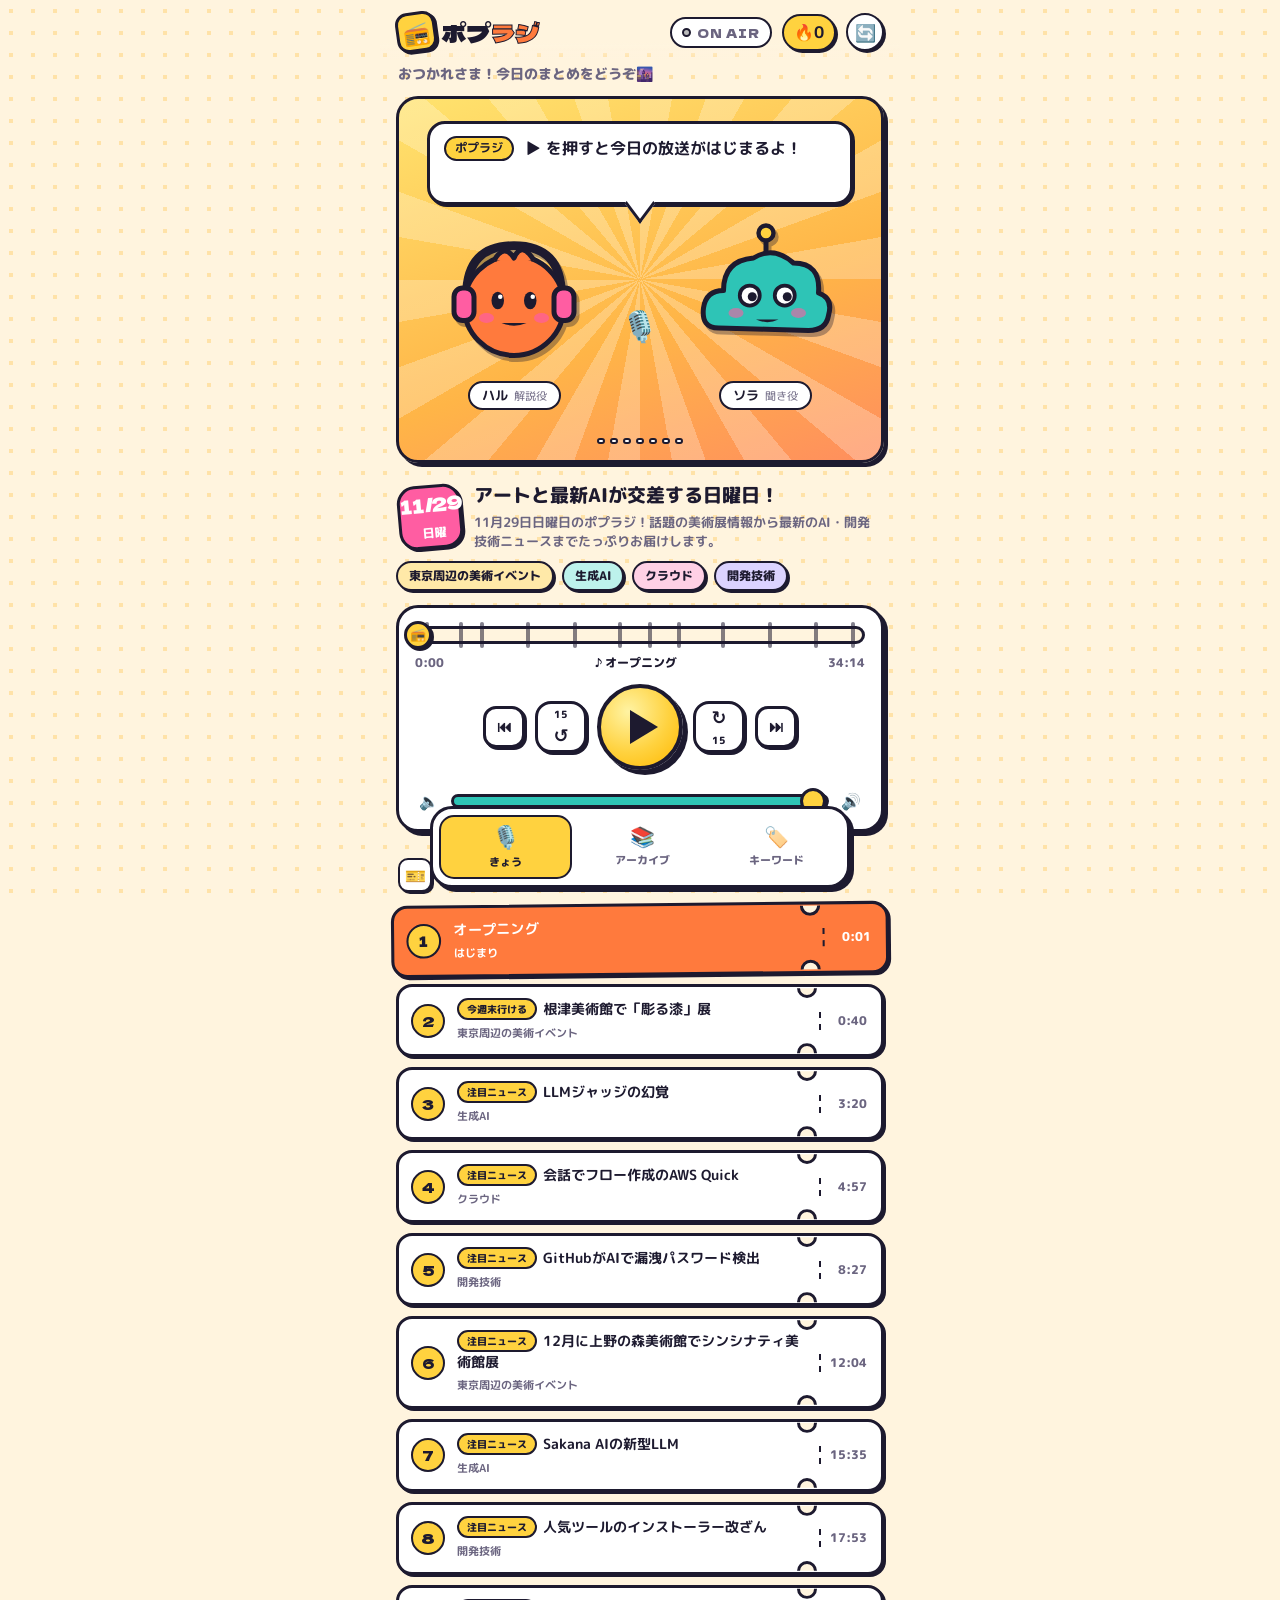
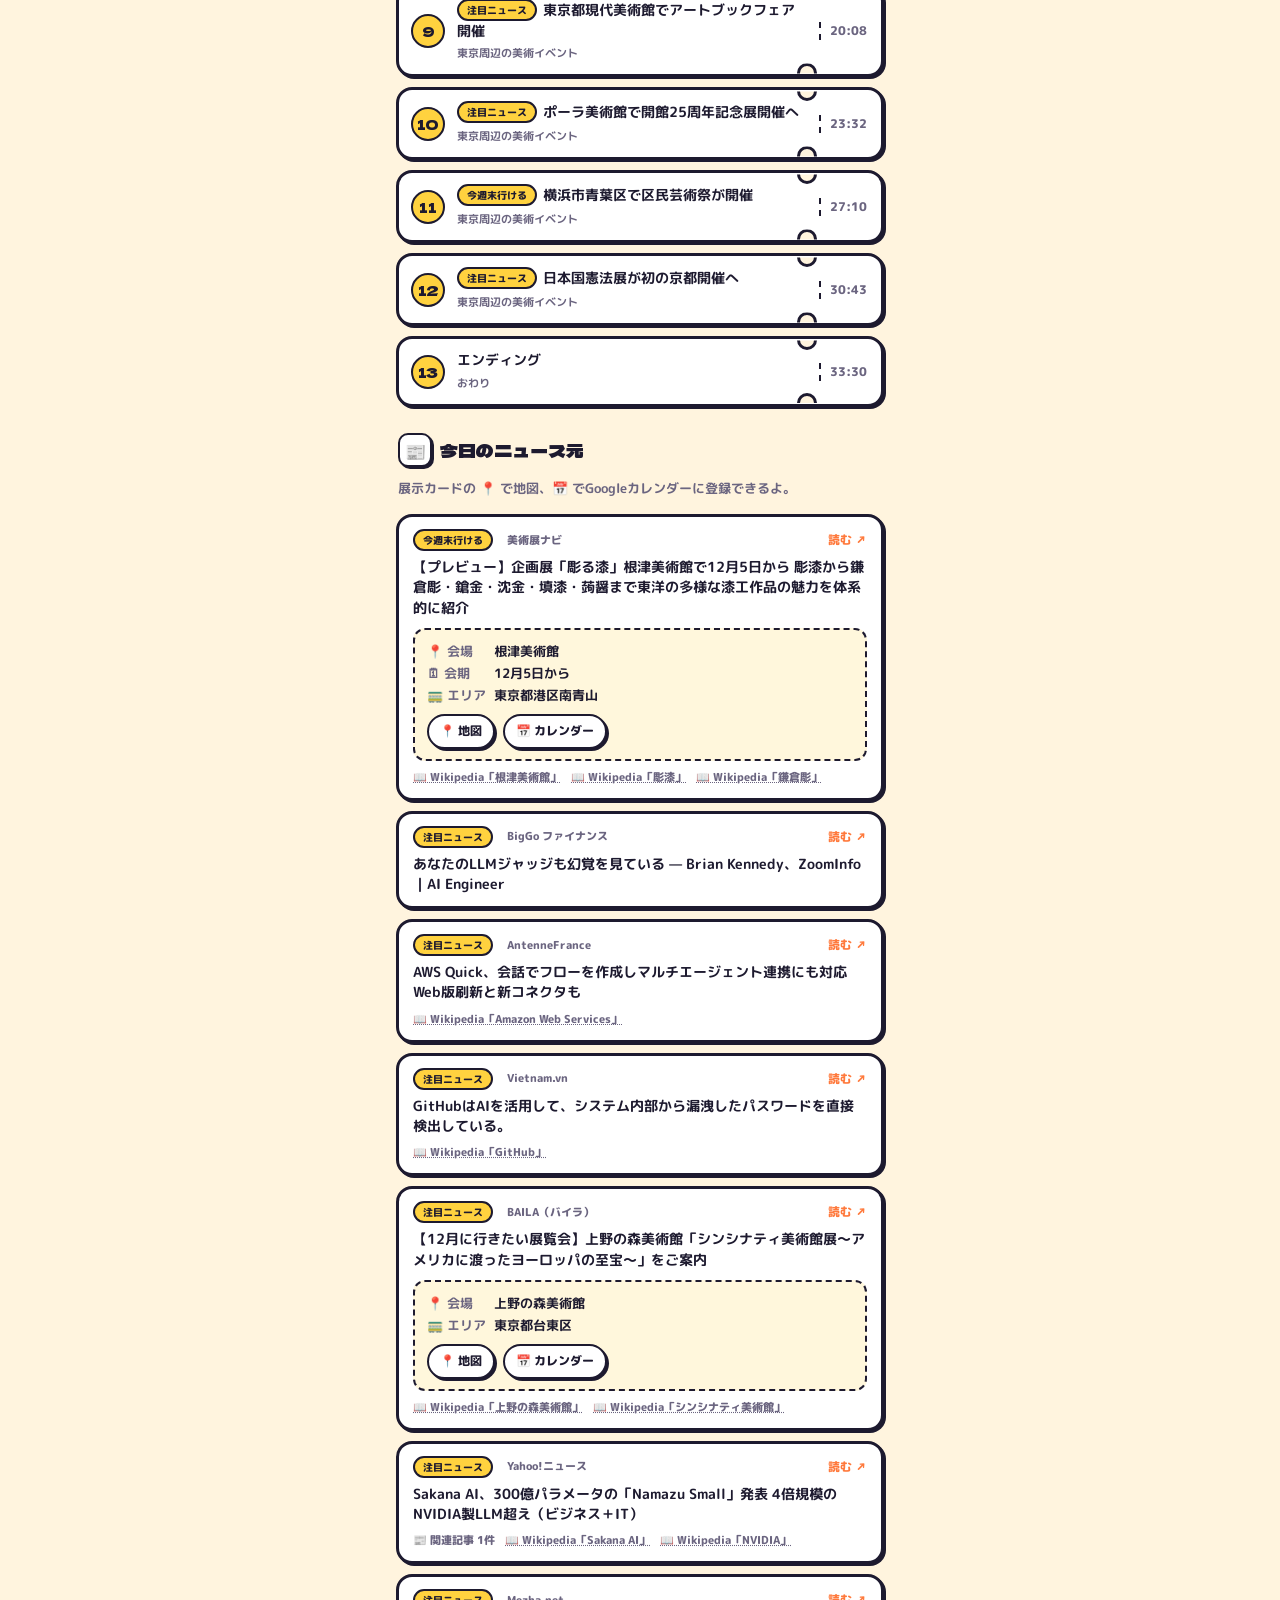
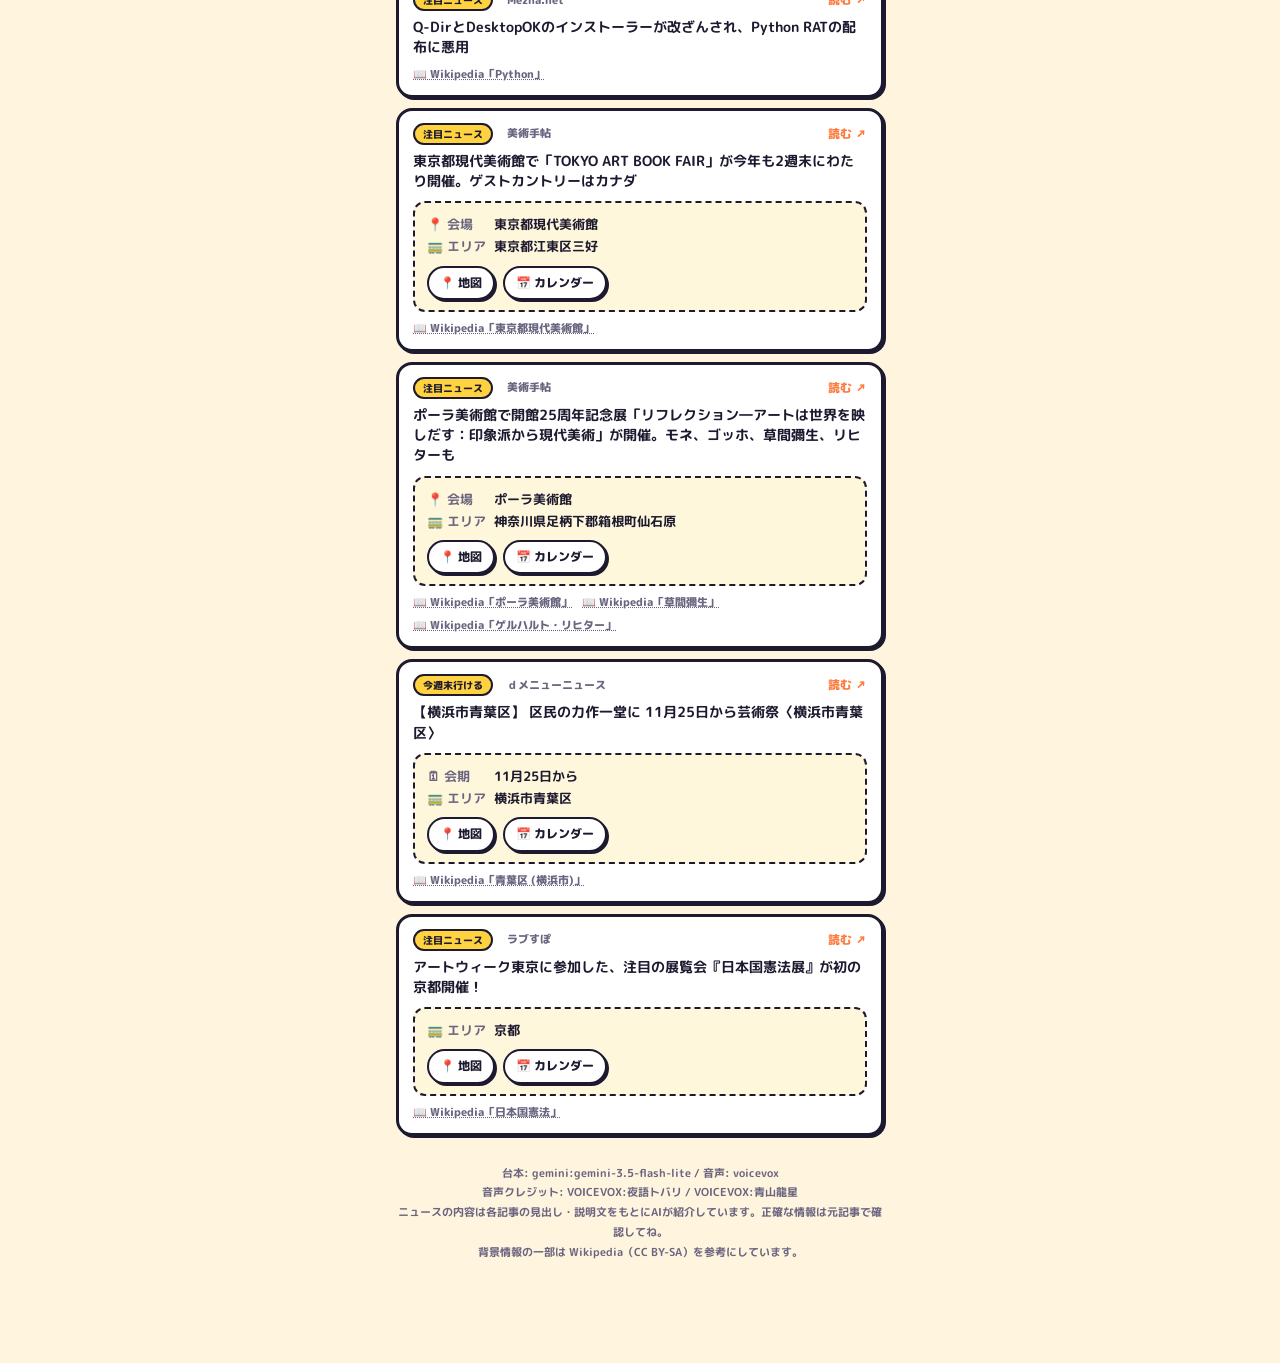
<file: index.html>
<!doctype html>
<html lang="ja">
<head>
<meta charset="utf-8">
<meta name="viewport" content="width=device-width, initial-scale=1, viewport-fit=cover">
<title>ポプラジ</title>
<meta name="description" content="毎朝のニュースを2人の掛け合いラジオでお届けする、自分専用ラジオ局">
<meta name="theme-color" content="#FFD23F">
<link rel="manifest" href="manifest.webmanifest">
<link rel="icon" href="icons/icon.svg" type="image/svg+xml">
<link rel="apple-touch-icon" href="icons/icon.svg">
<link rel="preconnect" href="https://fonts.googleapis.com">
<link rel="preconnect" href="https://fonts.gstatic.com" crossorigin>
<link href="https://fonts.googleapis.com/css2?family=Dela+Gothic+One&family=M+PLUS+Rounded+1c:wght@500;700;800&display=swap" rel="stylesheet">
<link rel="stylesheet" href="app.css">
</head>
<body>
<div class="bg-dots" aria-hidden="true"></div>

<header class="topbar">
  <div class="logo" aria-label="ポプラジ">
    <span class="logo-icon" aria-hidden="true">📻</span>
    <span class="logo-text">ポプ<b>ラジ</b></span>
  </div>
  <div class="onair" id="onair" aria-live="polite"><span class="onair-dot"></span>ON AIR</div>
  <div class="streak" id="streak" title="連続リスニング日数">🔥<b id="streakNum">0</b></div>
  <button class="refresh" id="btnRefresh" aria-label="今すぐ番組を更新">🔄</button>
</header>

<main id="app">
  <!-- ===== きょう ===== -->
  <section class="view" id="view-today" data-view="today">
    <p class="greeting" id="greeting"></p>
    <div class="card building hidden" id="building" role="status" aria-live="polite">
      <div class="building-row"><span class="spinner" aria-hidden="true">📻</span>
        <div><b id="buildingTitle">新しい番組を作っています…</b><small id="buildingSub">ニュース集め → 台本 → 音声。だいたい15分くらい</small></div></div>
      <div class="building-bar" id="buildingBar"><i id="buildingFill"></i></div>
      <div class="form-actions hidden" id="buildingAsk">
        <button class="pill" id="btnBuildCancel">やめる</button>
        <button class="pill primary" id="btnBuildGo">🔄 作り直す</button>
      </div>
    </div>

    <div class="stage card" id="stage">
      <div class="sunburst" aria-hidden="true"></div>
      <div class="bubble" id="bubble" role="status" aria-live="polite">
        <span class="bubble-name" id="bubbleName">ポプラジ</span>
        <span class="bubble-text" id="bubbleText">▶ を押すと今日の放送がはじまるよ！</span>
      </div>
      <div class="cast">
        <figure class="chara" id="chara-haru" data-speaker="haru">
          <svg viewBox="0 0 120 120" aria-hidden="true">
            <g class="body-g">
              <path class="phones" d="M22 58 Q22 18 60 18 Q98 18 98 58" fill="none" stroke="var(--ink)" stroke-width="7" stroke-linecap="round"/>
              <circle cx="60" cy="66" r="40" fill="var(--haru)" stroke="var(--ink)" stroke-width="4"/>
              <path d="M44 30 Q52 16 60 28 Q66 14 76 30" fill="var(--haru)" stroke="var(--ink)" stroke-width="4" stroke-linejoin="round"/>
              <rect x="12" y="52" width="16" height="26" rx="7" fill="var(--pink)" stroke="var(--ink)" stroke-width="4"/>
              <rect x="92" y="52" width="16" height="26" rx="7" fill="var(--pink)" stroke="var(--ink)" stroke-width="4"/>
              <g class="eyes"><ellipse cx="47" cy="62" rx="5" ry="7" fill="var(--ink)"/><ellipse cx="73" cy="62" rx="5" ry="7" fill="var(--ink)"/>
                <circle cx="49" cy="59" r="1.8" fill="#fff"/><circle cx="75" cy="59" r="1.8" fill="#fff"/></g>
              <ellipse cx="38" cy="76" rx="6" ry="4" fill="var(--pink)" opacity=".7"/><ellipse cx="82" cy="76" rx="6" ry="4" fill="var(--pink)" opacity=".7"/>
              <path class="mouth" d="M50 80 Q60 92 70 80 Z" fill="var(--ink)"/>
            </g>
          </svg>
          <figcaption><b>ハル</b><small>解説役</small></figcaption>
        </figure>
        <div class="mic" aria-hidden="true">🎙️</div>
        <figure class="chara" id="chara-sora" data-speaker="sora">
          <svg viewBox="0 0 120 120" aria-hidden="true">
            <g class="body-g">
              <line x1="60" y1="26" x2="60" y2="8" stroke="var(--ink)" stroke-width="4"/>
              <circle class="antenna" cx="60" cy="8" r="6" fill="var(--yellow)" stroke="var(--ink)" stroke-width="3.5"/>
              <path d="M22 84 Q8 84 10 68 Q12 54 26 54 Q26 30 50 28 Q66 18 82 32 Q104 32 102 56 Q114 60 110 74 Q108 86 94 86 Z"
                fill="var(--sora)" stroke="var(--ink)" stroke-width="4" stroke-linejoin="round"/>
              <g class="eyes"><circle cx="47" cy="58" r="8" fill="#fff" stroke="var(--ink)" stroke-width="3"/><circle cx="75" cy="58" r="8" fill="#fff" stroke="var(--ink)" stroke-width="3"/>
                <circle cx="49" cy="59" r="3.6" fill="var(--ink)"/><circle cx="77" cy="59" r="3.6" fill="var(--ink)"/></g>
              <ellipse cx="36" cy="72" rx="6" ry="4" fill="var(--pink)" opacity=".6"/><ellipse cx="86" cy="72" rx="6" ry="4" fill="var(--pink)" opacity=".6"/>
              <path class="mouth" d="M52 72 Q61 84 70 72 Z" fill="var(--ink)"/>
            </g>
          </svg>
          <figcaption><b>ソラ</b><small>聞き役</small></figcaption>
        </figure>
      </div>
      <div class="eq" id="eq" aria-hidden="true"><i></i><i></i><i></i><i></i><i></i><i></i><i></i></div>
    </div>

    <div class="ep-head">
      <div class="ep-date" id="epDate"><b>--/--</b><span>-</span></div>
      <div class="ep-meta">
        <h1 id="epTitle">読み込み中…</h1>
        <p id="epSummary"></p>
      </div>
    </div>
    <div class="chips" id="epTopics"></div>

    <div class="player card" id="player">
      <div class="progress" id="progress" role="slider" tabindex="0" aria-label="再生位置" aria-valuemin="0" aria-valuemax="100" aria-valuenow="0">
        <div class="progress-fill" id="progressFill"></div>
        <div class="progress-markers" id="markers"></div>
        <div class="progress-knob" id="progressKnob"></div>
      </div>
      <div class="times"><span id="tCur">0:00</span><span id="tChapter" class="t-chapter"></span><span id="tDur">0:00</span></div>
      <div class="controls">
        <button class="ctl small" id="btnPrev" aria-label="前のチャプター">⏮</button>
        <button class="ctl" id="btnBack" aria-label="15秒戻る"><span>15</span>↺</button>
        <button class="play" id="btnPlay" aria-label="再生"><span class="play-icon" id="playIcon"></span></button>
        <button class="ctl" id="btnFwd" aria-label="15秒進む">↻<span>15</span></button>
        <button class="ctl small" id="btnNext" aria-label="次のチャプター">⏭</button>
      </div>
      <div class="player-sub">
        <button class="pill hidden" id="btnResume">⏩ 続きから</button>
      </div>
      <div class="volume" id="volumeWrap">
        <span aria-hidden="true">🔈</span>
        <input type="range" id="volume" min="0" max="1" step="0.01" value="1" aria-label="音量">
        <span aria-hidden="true">🔊</span>
      </div>
      <p class="volume-note hidden" id="volumeNote">🔊 音量は本体のボタンで調整してね</p>
      <audio id="audio" preload="metadata"></audio>
    </div>

    <div class="transcript card hidden" id="transcript"></div>

    <h2 class="sec-title"><span>🎫</span>セットリスト</h2>
    <ol class="setlist" id="setlist"></ol>

    <h2 class="sec-title"><span>📰</span>今日のニュース元</h2>
    <p class="hint">展示カードの 📍 で地図、📅 でGoogleカレンダーに登録できるよ。</p>
    <div class="sources" id="sources"></div>

    <footer class="credits" id="credits"></footer>
  </section>

  <!-- ===== アーカイブ ===== -->
  <section class="view hidden" id="view-archive" data-view="archive">
    <h2 class="page-title">📚 アーカイブ</h2>
    <p class="hint">音声は直近30日分。それより前は台本だけ読めるよ。</p>
    <div class="archive" id="archive"></div>
  </section>

  <!-- ===== キーワード ===== -->
  <section class="view hidden" id="view-keywords" data-view="keywords">
    <h2 class="page-title">🏷️ キーワード</h2>
    <p class="hint" id="kwHint">毎朝このキーワードでニュースを集めて番組にしています。</p>
    <div class="card connect hidden" id="connectCard">
      <b>🔗 はじめに一度だけ GitHub と連携</b>
      <p>連携すると、ここでキーワードを編集したり、🔄 でいつでも番組を作り直せます。</p>
      <button class="pill primary" id="btnConnect">連携する</button>
    </div>
    <div class="topics" id="topics"></div>
    <button class="add-topic hidden" id="btnAddTopic">＋ トピックを追加</button>
    <div class="card add-topic-form hidden" id="addTopicForm">
      <b>新しいトピック</b>
      <input id="newTopicName" maxlength="30" placeholder="トピック名（例: 映画）" aria-label="トピック名">
      <input id="newTopicKw" maxlength="40" placeholder="最初のキーワード（例: 映画 公開）" aria-label="キーワード">
      <div class="form-actions"><button class="pill" id="btnTopicCancel">やめる</button><button class="pill primary" id="btnTopicDone">完了</button></div>
    </div>
  </section>
</main>

<div class="mini hidden" id="mini" role="region" aria-label="ミニプレーヤー">
  <button class="mini-play" id="miniPlay" aria-label="再生"><span class="play-icon"></span></button>
  <a class="mini-info" href="#/today"><b id="miniTitle"></b><small id="miniChapter"></small></a>
  <span class="mini-time" id="miniTime">0:00</span>
  <div class="mini-bar"><i id="miniFill"></i></div>
</div>

<nav class="tabbar" aria-label="メニュー">
  <a href="#/today" data-tab="today" class="active"><span>🎙️</span>きょう</a>
  <a href="#/archive" data-tab="archive"><span>📚</span>アーカイブ</a>
  <a href="#/keywords" data-tab="keywords"><span>🏷️</span>キーワード</a>
</nav>

<div class="sheet-bg hidden" id="sheet">
  <div class="sheet card" role="dialog" aria-modal="true" aria-labelledby="sheetTitle">
    <h3 id="sheetTitle">🔗 GitHub と連携（最初の1回だけ）</h3>
    <p class="sheet-status" id="ghStatus">未連携</p>
    <ol class="steps">
      <li><a id="tokenLink" href="https://github.com/settings/personal-access-tokens/new" target="_blank" rel="noopener noreferrer">GitHubのトークン作成ページ ↗</a> を開く</li>
      <li>「Repository access」で <b>Only select repositories</b> → <b id="repoName">popradi</b> を選ぶ</li>
      <li>「Permissions」で <b>Contents</b> と <b>Actions</b> を <b>Read and write</b> にする</li>
      <li>「Generate token」で出てきたトークンを下に貼り付ける</li>
    </ol>
    <input type="password" id="tokenInput" placeholder="github_pat_..." autocomplete="off" aria-label="GitHubトークン">
    <p class="hint small">トークンはこのスマホの中だけに保存され、GitHub以外には送られません。</p>
    <div class="form-actions">
      <button class="pill" id="btnSheetClose">閉じる</button>
      <button class="pill primary" id="btnTokenSave">保存</button>
    </div>
  </div>
</div>

<div class="toast" id="toast" role="status" aria-live="polite"></div>
<canvas id="confetti" aria-hidden="true"></canvas>

<script src="lib.js"></script>
<script src="app.js"></script>
</body>
</html>
</file>
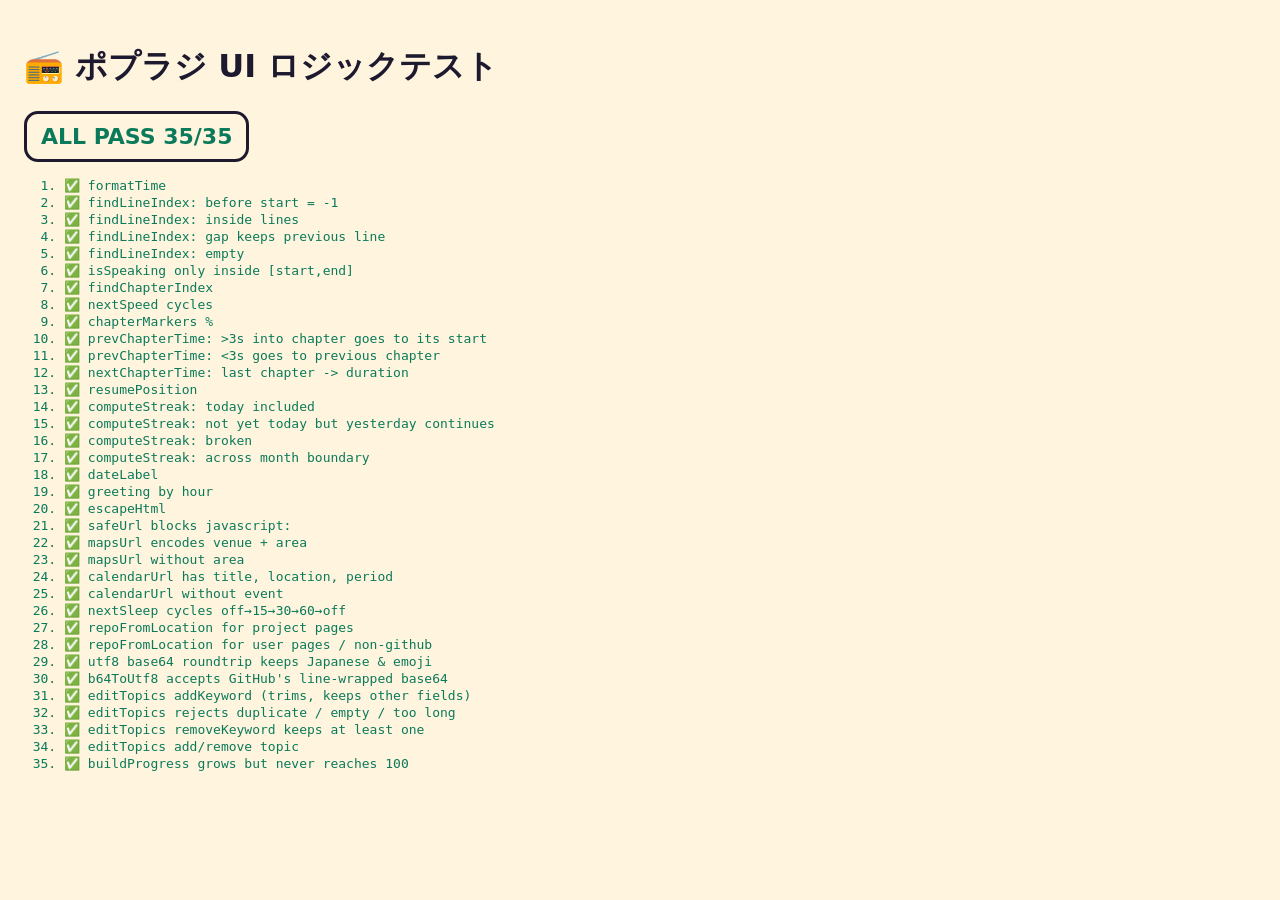
<file: tests.html>
<!doctype html>
<html lang="ja">
<head><meta charset="utf-8"><meta name="viewport" content="width=device-width, initial-scale=1"><title>ポプラジ UI tests</title>
<style>
body { font-family: system-ui, sans-serif; background: #FFF4DE; color: #1D1A2F; padding: 16px; }
#result { font-size: 22px; font-weight: 800; padding: 10px 14px; border: 3px solid #1D1A2F; border-radius: 14px; display: inline-block; }
.pass { color: #0a7a5a; } .fail { color: #c0143c; font-weight: 700; }
li { margin: 2px 0; font-family: ui-monospace, monospace; font-size: 13px; }
</style></head>
<body>
<h1>📻 ポプラジ UI ロジックテスト</h1>
<div id="result">running…</div>
<ol id="list"></ol>
<script src="lib.js"></script>
<script>
const L = window.PopLib, results = [];
function test(name, fn) { try { fn(); results.push([name, true]); } catch (e) { results.push([name, false, e.message]); } }
function eq(a, b, msg) { const A = JSON.stringify(a), B = JSON.stringify(b); if (A !== B) throw new Error((msg || "") + " expected " + B + " got " + A); }

const lines = [{ start: 1.0, end: 2.5 }, { start: 2.8, end: 4.0 }, { start: 4.3, end: 6.0 }];
const chapters = [{ start: 1.0, title: "op" }, { start: 2.8, title: "n1" }, { start: 4.3, title: "ed" }];

test("formatTime", () => { eq(L.formatTime(0), "0:00"); eq(L.formatTime(65.9), "1:05"); eq(L.formatTime(3725), "1:02:05"); eq(L.formatTime(NaN), "0:00"); eq(L.formatTime(-3), "0:00"); });
test("findLineIndex: before start = -1", () => eq(L.findLineIndex(lines, 0.5), -1));
test("findLineIndex: inside lines", () => { eq(L.findLineIndex(lines, 1.0), 0); eq(L.findLineIndex(lines, 3.0), 1); eq(L.findLineIndex(lines, 99), 2); });
test("findLineIndex: gap keeps previous line", () => eq(L.findLineIndex(lines, 2.6), 0));
test("findLineIndex: empty", () => eq(L.findLineIndex([], 3), -1));
test("isSpeaking only inside [start,end]", () => { eq(L.isSpeaking(lines, 0, 2.0), true); eq(L.isSpeaking(lines, 0, 2.6), false); eq(L.isSpeaking(lines, -1, 0), false); });
test("findChapterIndex", () => { eq(L.findChapterIndex(chapters, 0), 0); eq(L.findChapterIndex(chapters, 3), 1); eq(L.findChapterIndex(chapters, 4.29), 2); });
test("nextSpeed cycles", () => { eq(L.nextSpeed(1.0), 1.25); eq(L.nextSpeed(2.0), 0.8); eq(L.nextSpeed(1.1), 0.8); });
test("chapterMarkers %", () => { eq(L.chapterMarkers(chapters, 10).map((m) => Math.round(m.left * 1000) / 1000), [10, 28, 43]); eq(L.chapterMarkers(chapters, 0), []); });
test("prevChapterTime: >3s into chapter goes to its start", () => eq(L.prevChapterTime([{ start: 0 }, { start: 10 }], 15), 10));
test("prevChapterTime: <3s goes to previous chapter", () => eq(L.prevChapterTime([{ start: 0 }, { start: 10 }], 11), 0));
test("nextChapterTime: last chapter -> duration", () => { eq(L.nextChapterTime(chapters, 3, 7), 4.3); eq(L.nextChapterTime(chapters, 5, 7), 7); });
test("resumePosition", () => { eq(L.resumePosition(120, 600), 120); eq(L.resumePosition(3, 600), 0); eq(L.resumePosition(595, 600), 0); eq(L.resumePosition(null, 600), 0); });
test("computeStreak: today included", () => eq(L.computeStreak(["2026-11-06", "2026-11-07", "2026-11-08"], "2026-11-08"), 3));
test("computeStreak: not yet today but yesterday continues", () => eq(L.computeStreak(["2026-11-06", "2026-11-07"], "2026-11-08"), 2));
test("computeStreak: broken", () => eq(L.computeStreak(["2026-11-05", "2026-11-08"], "2026-11-08"), 1));
test("computeStreak: across month boundary", () => eq(L.computeStreak(["2026-10-31", "2026-11-01"], "2026-11-01"), 2));
test("dateLabel", () => eq(L.dateLabel("2026-11-08"), { md: "11/8", wd: "日", dow: 0 }));
test("greeting by hour", () => { eq(L.greeting(5).includes("おはよう"), true); eq(L.greeting(20).includes("おつかれ"), true); });
test("escapeHtml", () => eq(L.escapeHtml('<img src=x onerror="a">&'), "&lt;img src=x onerror=&quot;a&quot;&gt;&amp;"));
test("safeUrl blocks javascript:", () => { eq(L.safeUrl("javascript:alert(1)"), "#"); eq(L.safeUrl("https://example.com/a"), "https://example.com/a"); eq(L.safeUrl("not a url"), "#"); });

test("mapsUrl encodes venue + area", () => eq(L.mapsUrl("ちひろ美術館・東京", "練馬区"), "https://www.google.com/maps/search/?api=1&query=" + encodeURIComponent("ちひろ美術館・東京 練馬区")));
test("mapsUrl without area", () => eq(L.mapsUrl("森美術館", undefined).endsWith(encodeURIComponent("森美術館")), true));
test("calendarUrl has title, location, period", () => {
  const u = new URL(L.calendarUrl("長新太展", { venue: "ちひろ美術館", period: "1月31日まで" }, "https://example.com/a"));
  eq(u.hostname, "calendar.google.com"); eq(u.searchParams.get("action"), "TEMPLATE"); eq(u.searchParams.get("text"), "長新太展");
  eq(u.searchParams.get("location"), "ちひろ美術館"); eq(u.searchParams.get("details"), "会期: 1月31日まで\nhttps://example.com/a");
});
test("calendarUrl without event", () => eq(new URL(L.calendarUrl("t", null, "")).searchParams.has("location"), false));
test("nextSleep cycles off→15→30→60→off", () => { eq(L.nextSleep(0), 15); eq(L.nextSleep(15), 30); eq(L.nextSleep(60), 0); eq(L.nextSleep(7), 0); });

test("repoFromLocation for project pages", () => eq(L.repoFromLocation("nita06290.github.io", "/popradi/"), { owner: "nita06290", repo: "popradi" }));
test("repoFromLocation for user pages / non-github", () => { eq(L.repoFromLocation("me.github.io", "/"), { owner: "me", repo: "me.github.io" }); eq(L.repoFromLocation("localhost", "/"), null); });
test("utf8 base64 roundtrip keeps Japanese & emoji", () => { const s = '{"name":"東京周辺の美術イベント","emoji":"🎨"}\n'; eq(L.b64ToUtf8(L.utf8ToB64(s)), s); });
test("b64ToUtf8 accepts GitHub's line-wrapped base64", () => { const b = L.utf8ToB64("こんにちは、ポプラジ！".repeat(10)); eq(L.b64ToUtf8(b.replace(/(.{60})/g, "$1\n")), "こんにちは、ポプラジ！".repeat(10)); });
const CFG = { lookback_hours: 36, topics: [{ name: "美術", emoji: "🎨", keywords: ["美術展 東京", "展覧会 東京"], region_any: ["東京"], max: 3 }, { name: "AI", emoji: "🤖", keywords: ["生成AI"], max: 1 }] };
test("editTopics addKeyword (trims, keeps other fields)", () => {
  const c = L.editTopics(CFG, { type: "addKeyword", topic: "美術", keyword: "  写真展   東京 " });
  eq(c.topics[0].keywords, ["美術展 東京", "展覧会 東京", "写真展 東京"]); eq(c.topics[0].region_any, ["東京"]); eq(c.lookback_hours, 36);
  eq(CFG.topics[0].keywords.length, 2, "original untouched");
});
test("editTopics rejects duplicate / empty / too long", () => {
  const err = (op) => { try { L.editTopics(CFG, op); return "no error"; } catch (e) { return e.message; } };
  eq(err({ type: "addKeyword", topic: "美術", keyword: "美術展 東京" }), "もう入ってるよ");
  eq(err({ type: "addKeyword", topic: "美術", keyword: "   " }), "空っぽだよ");
  eq(err({ type: "addKeyword", topic: "美術", keyword: "あ".repeat(41) }), "40文字までにしてね");
});
test("editTopics removeKeyword keeps at least one", () => {
  eq(L.editTopics(CFG, { type: "removeKeyword", topic: "美術", keyword: "展覧会 東京" }).topics[0].keywords, ["美術展 東京"]);
  let msg = ""; try { L.editTopics(CFG, { type: "removeKeyword", topic: "AI", keyword: "生成AI" }); } catch (e) { msg = e.message; }
  eq(msg.startsWith("最後のキーワード"), true);
});
test("editTopics add/remove topic", () => {
  const c = L.editTopics(CFG, { type: "addTopic", name: "映画", emoji: "🎬", keyword: "映画 公開" });
  eq(c.topics[2], { name: "映画", emoji: "🎬", keywords: ["映画 公開"], max: 1 });
  eq(L.editTopics(c, { type: "removeTopic", topic: "AI" }).topics.map((t) => t.name), ["美術", "映画"]);
  let msg = ""; try { L.editTopics(c, { type: "addTopic", name: "AI", keyword: "x" }); } catch (e) { msg = e.message; } eq(msg, "同じ名前のトピックがあるよ");
});
test("buildProgress grows but never reaches 100", () => { eq(L.buildProgress(0, 900), 3); eq(L.buildProgress(450, 900) > 50, true); eq(L.buildProgress(99999, 900), 95); });

const pass = results.filter((r) => r[1]).length;
document.getElementById("list").innerHTML = results.map((r) => '<li class="' + (r[1] ? "pass" : "fail") + '">' + (r[1] ? "✅ " : "❌ ") + L.escapeHtml(r[0]) + (r[2] ? " — " + L.escapeHtml(r[2]) : "") + "</li>").join("");
const res = document.getElementById("result");
res.textContent = (pass === results.length ? "ALL PASS " : "FAILED ") + pass + "/" + results.length;
res.className = pass === results.length ? "pass" : "fail";
window.__testResult = { pass, total: results.length, failures: results.filter((r) => !r[1]) };
</script>
</body>
</html>
</file>
<file: app.css>
:root {
  --bg: #FFF4DE;
  --bg-dot: #FFE2A8;
  --card: #FFFFFF;
  --ink: #1D1A2F;
  --text: #1D1A2F;
  --muted: #6B6580;
  --haru: #FF7A3D;
  --sora: #2EC4B6;
  --yellow: #FFD23F;
  --pink: #FF5DA2;
  --purple: #7B5CFF;
  --blue: #3A86FF;
  --line: #1D1A2F;
  --shadow: 4px 4px 0 var(--line);
  --shadow-sm: 2px 2px 0 var(--line);
  --radius: 22px;
  --font: "M PLUS Rounded 1c", "Hiragino Maru Gothic ProN", "Yu Gothic UI", "Meiryo", system-ui, sans-serif;
  --font-pop: "Dela Gothic One", "M PLUS Rounded 1c", "Hiragino Sans", "Yu Gothic UI", sans-serif;
  color-scheme: light;
}
@media (prefers-color-scheme: dark) {
  :root {
    --bg: #1A1733; --bg-dot: #26224A; --card: #2B2754; --text: #FFF7E8; --muted: #B9B2D6;
    --line: #F3E9FF; --shadow: 4px 4px 0 #07051A; --shadow-sm: 2px 2px 0 #07051A;
    color-scheme: dark;
  }
}

* { box-sizing: border-box; -webkit-tap-highlight-color: transparent; }
html, body { margin: 0; }
body {
  font-family: var(--font);
  background: var(--bg);
  color: var(--text);
  min-height: 100dvh;
  padding: env(safe-area-inset-top, 0) 0 calc(92px + env(safe-area-inset-bottom, 0));
  overflow-x: hidden;
}
.bg-dots {
  position: fixed; inset: 0; z-index: -1; pointer-events: none;
  background-image: radial-gradient(var(--bg-dot) 2.2px, transparent 2.4px);
  background-size: 22px 22px;
}
button { font: inherit; color: inherit; cursor: pointer; }
a { color: inherit; }
.hidden { display: none !important; }
.card {
  background: var(--card);
  border: 3px solid var(--line);
  border-radius: var(--radius);
  box-shadow: var(--shadow);
}

/* ---------- top bar ---------- */
.topbar {
  position: sticky; top: env(safe-area-inset-top, 0); z-index: 20;
  display: flex; align-items: center; gap: 10px;
  max-width: 520px; margin: 0 auto; padding: 12px 16px 8px;
  background: linear-gradient(var(--bg) 70%, transparent);
}
.logo { display: flex; align-items: center; gap: 6px; margin-right: auto; }
.logo-icon {
  display: grid; place-items: center; width: 40px; height: 40px; font-size: 22px;
  background: var(--yellow); border: 3px solid var(--line); border-radius: 12px; box-shadow: var(--shadow-sm);
  transform: rotate(-8deg);
}
.logo-text { font-family: var(--font-pop); font-size: 24px; letter-spacing: .02em; }
.logo-text b { color: var(--haru); -webkit-text-stroke: 1px var(--ink); font-weight: 400; }
.onair {
  display: flex; align-items: center; gap: 6px; font-family: var(--font-pop); font-size: 12px; letter-spacing: .08em;
  padding: 5px 10px; border: 2.5px solid var(--line); border-radius: 999px; background: var(--card); color: var(--muted);
}
.onair-dot { width: 9px; height: 9px; border-radius: 50%; background: #bbb; border: 2px solid var(--line); }
body.playing .onair { background: #FF3B5C; color: #fff; box-shadow: var(--shadow-sm); }
body.playing .onair-dot { background: #fff; animation: blink 1s steps(2) infinite; }
.streak {
  font-weight: 800; padding: 5px 10px; border: 2.5px solid var(--line); border-radius: 999px;
  background: var(--yellow); color: var(--ink); box-shadow: var(--shadow-sm);
}

main { max-width: 520px; margin: 0 auto; padding: 0 16px; }
.greeting { margin: 4px 2px 12px; font-weight: 800; color: var(--muted); font-size: 14px; }

/* ---------- stage ---------- */
.stage {
  position: relative; overflow: hidden; padding: 16px 12px 12px;
  background: linear-gradient(160deg, #FFE36E, #FFB547 60%, #FF8E5E);
}
@media (prefers-color-scheme: dark) { .stage { background: linear-gradient(160deg, #5B3FD1, #8E44C9 60%, #D9468F); } }
.sunburst {
  position: absolute; inset: -60%; opacity: .25; pointer-events: none;
  background: repeating-conic-gradient(from 0deg, #fff 0 10deg, transparent 10deg 20deg);
  animation: spin 40s linear infinite; animation-play-state: paused;
}
body.playing .sunburst { animation-play-state: running; }
.bubble {
  position: relative; z-index: 2; min-height: 84px; margin: 0 4px 18px; padding: 12px 14px 12px;
  background: #fff; color: #1D1A2F; border: 3px solid var(--line); border-radius: 18px; box-shadow: var(--shadow-sm);
  font-weight: 700; font-size: 15px; line-height: 1.55;
  transition: transform .2s;
}
.bubble::after {
  content: ""; position: absolute; bottom: -14px; left: var(--tail, 50%); width: 22px; height: 22px;
  background: #fff; border-right: 3px solid var(--line); border-bottom: 3px solid var(--line);
  transform: translateX(-50%) rotate(45deg) skew(8deg, 8deg); transition: left .3s cubic-bezier(.5,1.6,.4,1);
}
.bubble.pop { animation: pop .28s ease-out; }
.bubble-name {
  display: inline-block; margin-right: 6px; padding: 1px 9px; border-radius: 999px; font-size: 12px;
  border: 2px solid var(--line); background: var(--yellow); color: var(--ink); vertical-align: 2px;
}
.bubble[data-speaker="haru"] .bubble-name { background: var(--haru); color: #fff; }
.bubble[data-speaker="sora"] .bubble-name { background: var(--sora); color: #fff; }
.bubble[data-speaker="haru"] { --tail: 22%; }
.bubble[data-speaker="sora"] { --tail: 78%; }

.cast { position: relative; z-index: 1; display: flex; justify-content: space-around; align-items: flex-end; }
.chara { margin: 0; width: 38%; max-width: 150px; text-align: center; transition: transform .25s, filter .25s; }
.chara svg { width: 100%; height: auto; overflow: visible; filter: drop-shadow(3px 4px 0 rgba(29,26,47,.35)); }
.chara figcaption {
  display: inline-flex; gap: 6px; align-items: baseline; margin-top: 2px; padding: 3px 12px;
  background: #fff; color: #1D1A2F; border: 2.5px solid var(--line); border-radius: 999px; font-size: 13px;
}
.chara figcaption small { color: #6B6580; font-size: 11px; }
.chara .eyes { animation: eyeblink 4.2s infinite; transform-origin: 60px 60px; }
#chara-sora .eyes { animation-delay: 1.7s; }
.chara .mouth { transform-origin: 60px 80px; transform: scaleY(.35); transition: transform .12s; }
.chara.talking .mouth { animation: talk .22s ease-in-out infinite alternate; }
.chara.talking .body-g { animation: bob .45s ease-in-out infinite alternate; transform-origin: 60px 110px; }
.chara.talking { transform: scale(1.06); }
.stage.has-speaker .chara:not(.talking) { filter: saturate(.75) brightness(.95); transform: scale(.94); }
.chara .antenna { animation: none; }
.chara.talking .antenna { animation: blink .5s steps(2) infinite; }
.mic { font-size: 30px; align-self: center; margin-top: 20px; animation: float 3s ease-in-out infinite; }

.eq { position: relative; z-index: 1; display: flex; justify-content: center; gap: 5px; height: 26px; margin-top: 8px; align-items: flex-end; }
.eq i { width: 8px; height: 6px; border-radius: 4px; background: #fff; border: 2px solid var(--line); }
body.playing .eq i { animation: eq .8s ease-in-out infinite alternate; }
.eq i:nth-child(2) { animation-delay: -.3s !important; } .eq i:nth-child(3) { animation-delay: -.6s !important; }
.eq i:nth-child(4) { animation-delay: -.15s !important; } .eq i:nth-child(5) { animation-delay: -.45s !important; }
.eq i:nth-child(6) { animation-delay: -.7s !important; } .eq i:nth-child(7) { animation-delay: -.2s !important; }

/* ---------- episode header ---------- */
.ep-head { display: flex; gap: 12px; align-items: center; margin: 20px 2px 10px; }
.ep-date {
  flex: none; display: grid; place-items: center; width: 64px; height: 64px; line-height: 1.05;
  background: var(--pink); color: #fff; border: 3px solid var(--line); border-radius: 18px; box-shadow: var(--shadow-sm);
  transform: rotate(-5deg);
}
.ep-date b { font-family: var(--font-pop); font-size: 19px; font-weight: 400; }
.ep-date span { font-size: 12px; font-weight: 800; }
.ep-meta h1 { margin: 0; font-size: 19px; line-height: 1.35; font-weight: 800; }
.ep-meta p { margin: 4px 0 0; font-size: 13px; color: var(--muted); font-weight: 700; }
.chips { display: flex; flex-wrap: wrap; gap: 8px; margin: 0 0 14px; }
.chip {
  padding: 4px 11px; font-size: 12px; font-weight: 800; border: 2.5px solid var(--line); border-radius: 999px;
  background: var(--card); box-shadow: var(--shadow-sm);
}
.chip:nth-child(4n+1) { background: #FFE9A8; color: #1D1A2F; } .chip:nth-child(4n+2) { background: #BDF2EC; color: #1D1A2F; }
.chip:nth-child(4n+3) { background: #FFD0E5; color: #1D1A2F; } .chip:nth-child(4n+4) { background: #DCD3FF; color: #1D1A2F; }

/* ---------- player ---------- */
.player { padding: 18px 16px 14px; }
.progress {
  position: relative; height: 18px; border: 3px solid var(--line); border-radius: 999px; background: var(--bg);
  cursor: pointer; touch-action: none;
}
.progress-fill {
  position: absolute; inset: 0 auto 0 0; width: 0; border-radius: 999px;
  background: repeating-linear-gradient(-45deg, var(--haru) 0 10px, #FF9A66 10px 20px);
  background-size: 28px 28px;
}
body.playing .progress-fill { animation: stripes 1s linear infinite; }
.progress-markers i {
  position: absolute; top: -7px; width: 4px; height: 26px; margin-left: -2px; border-radius: 2px; background: var(--ink); opacity: .55;
}
.progress-knob {
  position: absolute; top: 50%; left: 0; width: 28px; height: 28px; margin: -14px 0 0 -14px;
  background: var(--yellow); border: 3px solid var(--line); border-radius: 50%; box-shadow: var(--shadow-sm);
  display: grid; place-items: center; font-size: 13px;
}
.progress-knob::after { content: "📻"; }
.times { display: flex; justify-content: space-between; gap: 8px; margin-top: 10px; font-size: 12px; font-weight: 800; color: var(--muted); }
.t-chapter { flex: 1; text-align: center; overflow: hidden; text-overflow: ellipsis; white-space: nowrap; color: var(--text); }
.controls { display: flex; align-items: center; justify-content: center; gap: 10px; margin: 12px 0 8px; }
.ctl {
  width: 52px; height: 52px; border: 3px solid var(--line); border-radius: 16px; background: var(--card);
  box-shadow: var(--shadow-sm); font-size: 18px; font-weight: 800; display: grid; place-items: center; line-height: 1;
  transition: transform .08s, box-shadow .08s;
}
.ctl span { font-size: 10px; }
.ctl.small { width: 42px; height: 42px; font-size: 15px; border-radius: 13px; }
.ctl:active, .pill:active { transform: translate(2px, 2px); box-shadow: 0 0 0 var(--ink); }
.play {
  width: 86px; height: 86px; border: 4px solid var(--line); border-radius: 50%;
  background: radial-gradient(circle at 35% 30%, #FFF3A3, var(--yellow) 55%, #FFB800);
  box-shadow: 5px 5px 0 var(--ink); display: grid; place-items: center;
  transition: transform .1s, box-shadow .1s;
}
.play:active { transform: translate(3px, 3px) scale(.97); box-shadow: 1px 1px 0 var(--ink); }
body:not(.playing) .play { animation: wiggle 2.6s ease-in-out infinite; }
.play-icon { width: 0; height: 0; border-style: solid; border-width: 17px 0 17px 28px; border-color: transparent transparent transparent var(--ink); margin-left: 7px; }
body.playing .play-icon { width: 26px; height: 32px; border: 0; margin: 0; border-left: 9px solid var(--line); border-right: 9px solid var(--line); }
.player-sub { display: flex; justify-content: center; flex-wrap: wrap; gap: 8px; }
.pill {
  padding: 7px 13px; font-size: 13px; font-weight: 800; border: 2.5px solid var(--line); border-radius: 999px;
  background: var(--card); box-shadow: var(--shadow-sm); transition: transform .08s, box-shadow .08s;
}
.pill[aria-expanded="true"] { background: var(--sora); color: #fff; }
#btnResume { background: #BDF2EC; color: #1D1A2F; }

/* ---------- transcript ---------- */
.transcript { margin-top: 14px; padding: 12px; max-height: 360px; overflow-y: auto; scroll-behavior: smooth; }
.tl { display: flex; gap: 8px; margin: 8px 0; align-items: flex-start; cursor: pointer; }
.tl.sora { flex-direction: row-reverse; }
.tl .av {
  flex: none; width: 30px; height: 30px; border-radius: 50%; border: 2.5px solid var(--line);
  display: grid; place-items: center; font-size: 12px; font-weight: 800; color: #fff;
}
.tl .tx {
  padding: 8px 11px; border: 2.5px solid var(--line); border-radius: 14px; font-size: 14px; line-height: 1.55; font-weight: 700;
  background: var(--bg); max-width: 82%;
}
.tl.now .tx { background: var(--yellow); color: #1D1A2F; box-shadow: var(--shadow-sm); }
.tl-chapter { margin: 14px 0 6px; text-align: center; font-size: 12px; font-weight: 800; color: var(--muted); }

/* ---------- setlist ---------- */
.sec-title { display: flex; align-items: center; gap: 8px; margin: 26px 2px 12px; font-family: var(--font-pop); font-weight: 400; font-size: 18px; }
.sec-title span {
  display: grid; place-items: center; width: 34px; height: 34px; font-size: 17px;
  background: var(--card); border: 2.5px solid var(--line); border-radius: 10px; box-shadow: var(--shadow-sm);
}
.setlist { list-style: none; margin: 0; padding: 0; display: grid; gap: 10px; }
.setlist li {
  position: relative; display: flex; align-items: center; gap: 12px; padding: 11px 14px 11px 12px;
  background: var(--card); border: 3px solid var(--line); border-radius: 16px; box-shadow: var(--shadow-sm);
  cursor: pointer; transition: transform .15s;
}
.setlist li::before, .setlist li::after {
  content: ""; position: absolute; right: 64px; width: 14px; height: 14px; border-radius: 50%; background: var(--bg); border: 3px solid var(--line);
}
.setlist li::before { top: -9px; clip-path: inset(50% 0 0 0); } .setlist li::after { bottom: -9px; clip-path: inset(0 0 50% 0); }
.setlist li:hover { transform: translateX(3px) rotate(-.4deg); }
.setlist .no {
  flex: none; width: 34px; height: 34px; display: grid; place-items: center; font-family: var(--font-pop); font-size: 14px;
  border: 2.5px solid var(--line); border-radius: 50%; background: var(--yellow); color: #1D1A2F;
}
.setlist .st { flex: 1; min-width: 0; }
.setlist .st b { display: block; font-size: 14px; line-height: 1.4; }
.setlist .st small { color: var(--muted); font-weight: 700; font-size: 11px; }
.setlist .tm { flex: none; width: 48px; text-align: right; font-weight: 800; font-size: 12px; color: var(--muted); border-left: 2.5px dashed var(--ink); padding-left: 8px; }
.setlist li.now { background: var(--haru); color: #fff; transform: scale(1.02) rotate(-.6deg); }
.setlist li.now .st small, .setlist li.now .tm { color: #fff; }
.setlist li.now .no { animation: spin 2.4s linear infinite; }
.setlist li.done .no { background: var(--sora); color: #fff; }

/* ---------- sources ---------- */
.sources { display: grid; gap: 10px; }
.src {
  display: block; text-decoration: none; padding: 12px 14px; background: var(--card);
  border: 3px solid var(--line); border-radius: 16px; box-shadow: var(--shadow-sm); transition: transform .1s;
}
.src:active { transform: translate(2px, 2px); box-shadow: none; }
.src .src-top { display: flex; gap: 8px; align-items: center; font-size: 11px; font-weight: 800; color: var(--muted); }
.src .src-topic { padding: 1px 8px; border: 2px solid var(--line); border-radius: 999px; background: #DCD3FF; color: #1D1A2F; }
.src b { display: block; margin-top: 6px; font-size: 14px; line-height: 1.45; }
.src .go { float: right; font-size: 12px; font-weight: 800; color: var(--haru); }
.credits { margin: 28px 0 8px; font-size: 11px; color: var(--muted); text-align: center; line-height: 1.8; font-weight: 700; }
.sample-badge { display: inline-block; padding: 2px 10px; border-radius: 999px; background: var(--pink); color: #fff; border: 2px solid var(--line); }

/* ---------- archive ---------- */
.page-title { font-family: var(--font-pop); font-weight: 400; font-size: 24px; margin: 10px 2px 2px; }
.hint { margin: 2px 2px 16px; color: var(--muted); font-size: 13px; font-weight: 700; }
.archive { display: grid; grid-template-columns: repeat(auto-fill, minmax(150px, 1fr)); gap: 14px; }
.ac {
  position: relative; text-align: left; padding: 12px; min-height: 150px; display: flex; flex-direction: column; gap: 6px;
  border: 3px solid var(--line); border-radius: 18px; box-shadow: var(--shadow); color: #1D1A2F;
  transition: transform .15s;
}
.ac:hover { transform: translateY(-3px) rotate(-1deg); }
.ac:nth-child(5n+1) { background: #FFE9A8; } .ac:nth-child(5n+2) { background: #BDF2EC; } .ac:nth-child(5n+3) { background: #FFD0E5; }
.ac:nth-child(5n+4) { background: #DCD3FF; } .ac:nth-child(5n+5) { background: #FFD3BD; }
.ac .ad { font-family: var(--font-pop); font-size: 22px; line-height: 1; }
.ac .ad small { font-family: var(--font); font-size: 12px; font-weight: 800; margin-left: 4px; }
.ac .at { font-size: 13px; font-weight: 800; line-height: 1.4; flex: 1; }
.ac .am { font-size: 11px; font-weight: 800; color: #4b4560; }
.ac .stamp {
  position: absolute; top: -8px; right: -8px; padding: 4px 8px; font-size: 11px; font-weight: 800; color: #fff;
  background: #FF3B5C; border: 2.5px solid var(--line); border-radius: 10px; transform: rotate(12deg);
}
.ac .noaudio { align-self: flex-start; font-size: 10px; font-weight: 800; padding: 1px 7px; border: 2px solid var(--line); border-radius: 999px; background: #fff; }
.empty { padding: 30px; text-align: center; font-weight: 800; color: var(--muted); }

/* ---------- keywords ---------- */
.topics { display: grid; gap: 12px; margin-bottom: 16px; }
.topic { padding: 14px; }
.topic h3 { margin: 0 0 8px; font-size: 16px; display: flex; gap: 8px; align-items: center; }
.topic h3 span { font-size: 22px; }
.kw { display: flex; flex-wrap: wrap; gap: 6px; }
.kw span { padding: 3px 10px; font-size: 12px; font-weight: 800; background: var(--bg); border: 2px solid var(--line); border-radius: 999px; }
.howto { padding: 14px; font-size: 13px; line-height: 1.7; }
.howto p { margin: 4px 0 0; }
.howto code { padding: 1px 6px; border-radius: 6px; background: var(--bg); border: 1.5px solid var(--line); font-size: 12px; }

/* ---------- tab bar ---------- */
.tabbar {
  position: fixed; left: 50%; bottom: calc(12px + env(safe-area-inset-bottom, 0)); z-index: 30; transform: translateX(-50%);
  display: flex; gap: 6px; padding: 6px; width: min(420px, calc(100% - 32px));
  background: var(--card); border: 3px solid var(--line); border-radius: 22px; box-shadow: var(--shadow);
}
.tabbar a {
  flex: 1; display: flex; flex-direction: column; align-items: center; gap: 1px; padding: 6px 4px; border-radius: 15px;
  text-decoration: none; font-size: 11px; font-weight: 800; color: var(--muted); transition: background .15s;
}
.tabbar a span { font-size: 20px; transition: transform .2s; }
.tabbar a.active { background: var(--yellow); color: #1D1A2F; border: 2.5px solid var(--line); }
.tabbar a.active span { transform: translateY(-2px) scale(1.12); }

/* ---------- toast & confetti ---------- */
.toast {
  position: fixed; left: 50%; bottom: calc(100px + env(safe-area-inset-bottom, 0)); z-index: 40;
  transform: translate(-50%, 30px); opacity: 0; pointer-events: none; max-width: calc(100% - 40px);
  padding: 10px 16px; font-weight: 800; font-size: 14px; color: #1D1A2F;
  background: var(--yellow); border: 3px solid var(--line); border-radius: 16px; box-shadow: var(--shadow-sm);
  transition: transform .3s cubic-bezier(.5,1.7,.4,1), opacity .2s;
}
.toast.show { opacity: 1; transform: translate(-50%, 0); }
#confetti { position: fixed; inset: 0; z-index: 50; pointer-events: none; width: 100%; height: 100%; }

/* ---------- keyframes ---------- */
@keyframes spin { to { transform: rotate(360deg); } }
@keyframes blink { 50% { opacity: .2; } }
@keyframes eyeblink { 0%, 92%, 100% { transform: scaleY(1); } 95% { transform: scaleY(.1); } }
@keyframes talk { from { transform: scaleY(.25); } to { transform: scaleY(1.15); } }
@keyframes bob { from { transform: translateY(0) rotate(-2deg); } to { transform: translateY(-5px) rotate(2deg); } }
@keyframes float { 50% { transform: translateY(-6px) rotate(6deg); } }
@keyframes eq { from { height: 6px; } to { height: 24px; } }
@keyframes stripes { to { background-position: 28px 0; } }
@keyframes pop { 0% { transform: scale(.94); } 60% { transform: scale(1.03); } 100% { transform: scale(1); } }
@keyframes wiggle { 0%, 86%, 100% { transform: rotate(0); } 90% { transform: rotate(-8deg); } 94% { transform: rotate(8deg); } }

@media (prefers-reduced-motion: reduce) {
  *, *::before, *::after { animation-duration: .001s !important; animation-iteration-count: 1 !important; transition: none !important; }
}
@media (min-width: 700px) {
  .stage { padding: 22px 24px 16px; }
  .bubble { font-size: 16px; }
}

/* ---------- corner badge / event card ---------- */
.corner {
  display: inline-block; margin-right: 6px; padding: 0 8px; font-size: 10px; font-weight: 800; line-height: 18px;
  border: 2px solid var(--line); border-radius: 999px; background: var(--yellow); color: #1D1A2F; vertical-align: 1px;
}
.setlist li.now .corner { background: #fff; }
.event {
  margin-top: 10px; padding: 10px 12px; border: 2.5px dashed var(--line); border-radius: 12px;
  background: color-mix(in srgb, var(--yellow) 18%, var(--card)); font-size: 13px; font-weight: 700; line-height: 1.7;
}
.event dl { display: grid; grid-template-columns: auto 1fr; gap: 0 8px; margin: 0; }
.event dt { color: var(--muted); }
.event dd { margin: 0; }
.event-actions { display: flex; gap: 8px; margin-top: 8px; flex-wrap: wrap; }
.event-actions a {
  padding: 5px 11px; font-size: 12px; font-weight: 800; text-decoration: none; border: 2.5px solid var(--line);
  border-radius: 999px; background: var(--card); box-shadow: var(--shadow-sm);
}
.src-wrap { display: grid; gap: 10px; }
.src-card { padding: 12px 14px; background: var(--card); border: 3px solid var(--line); border-radius: 16px; box-shadow: var(--shadow-sm); }
.src-card .src { padding: 0; border: 0; box-shadow: none; background: none; }

/* ---------- mini player ---------- */
.mini {
  position: fixed; left: 50%; bottom: calc(86px + env(safe-area-inset-bottom, 0px)); z-index: 29; transform: translateX(-50%);
  display: grid; grid-template-columns: auto 1fr auto; align-items: center; gap: 10px;
  width: min(420px, calc(100% - 32px)); padding: 8px 12px 12px 8px; overflow: hidden;
  background: var(--haru); color: #fff; border: 3px solid var(--line); border-radius: 18px; box-shadow: var(--shadow);
}
.mini-play {
  width: 42px; height: 42px; border-radius: 50%; border: 3px solid var(--line); background: var(--yellow);
  display: grid; place-items: center; box-shadow: var(--shadow-sm);
}
.mini-play .play-icon { border-width: 9px 0 9px 15px; margin-left: 4px; }
body.playing .mini-play .play-icon { width: 14px; height: 16px; border-left-width: 5px; border-right-width: 5px; margin: 0; }
.mini-info { min-width: 0; text-decoration: none; color: #fff; }
.mini-info b, .mini-info small { display: block; overflow: hidden; text-overflow: ellipsis; white-space: nowrap; }
.mini-info b { font-size: 13px; }
.mini-info small { font-size: 11px; opacity: .9; font-weight: 700; }
.mini-time { font-size: 12px; font-weight: 800; }
.mini-bar { position: absolute; left: 0; right: 0; bottom: 0; height: 5px; background: rgba(0,0,0,.2); }
.mini-bar i { display: block; height: 100%; width: 0; background: var(--yellow); }
body.has-mini main { padding-bottom: 76px; }
.pill.on { background: var(--purple); color: #fff; }
.pill.saved { background: #BDF2EC; color: #1D1A2F; }

/* ---------- volume ---------- */
.volume { display: flex; align-items: center; gap: 10px; margin: 12px 4px 2px; font-size: 16px; }
.volume input[type=range] {
  flex: 1; -webkit-appearance: none; appearance: none; height: 14px; border-radius: 999px; cursor: pointer;
  border: 3px solid var(--line); background: linear-gradient(90deg, var(--sora) var(--vol, 100%), var(--bg) var(--vol, 100%));
}
.volume input[type=range]::-webkit-slider-thumb {
  -webkit-appearance: none; width: 26px; height: 26px; border-radius: 50%; background: var(--yellow);
  border: 3px solid var(--line); box-shadow: var(--shadow-sm);
}
.volume input[type=range]::-moz-range-thumb { width: 22px; height: 22px; border-radius: 50%; background: var(--yellow); border: 3px solid var(--line); }
.volume-note { margin: 8px 0 0; text-align: center; font-size: 12px; font-weight: 800; color: var(--muted); }

/* ---------- refresh / building ---------- */
.refresh {
  width: 38px; height: 38px; border-radius: 50%; font-size: 17px; display: grid; place-items: center;
  background: var(--card); border: 2.5px solid var(--line); box-shadow: var(--shadow-sm);
}
.refresh.spin { animation: spin 1.4s linear infinite; }
.building { padding: 12px 14px; margin-bottom: 14px; background: color-mix(in srgb, var(--sora) 22%, var(--card)); }
.building-row { display: flex; gap: 12px; align-items: center; }
.building-row b { display: block; font-size: 14px; }
.building-row small { display: block; font-size: 12px; color: var(--muted); font-weight: 700; margin-top: 2px; }
.spinner { font-size: 26px; animation: float 1.2s ease-in-out infinite; }
.building-bar { margin-top: 10px; height: 10px; border: 2.5px solid var(--line); border-radius: 999px; overflow: hidden; background: var(--bg); }
.building-bar i { display: block; height: 100%; width: 3%; background: repeating-linear-gradient(-45deg, var(--sora) 0 8px, #6FDDD2 8px 16px); transition: width .8s; }

/* ---------- keyword editor ---------- */
.page-head { display: flex; align-items: center; justify-content: space-between; }
.icon-btn { width: 40px; height: 40px; border-radius: 12px; font-size: 18px; background: var(--card); border: 2.5px solid var(--line); box-shadow: var(--shadow-sm); }
.connect { padding: 14px; margin-bottom: 14px; font-size: 13px; line-height: 1.7; }
.connect p { margin: 2px 0 10px; }
.pill.primary { background: var(--haru); color: #fff; }
.topic-head { display: flex; align-items: center; gap: 8px; }
.topic-head h3 { flex: 1; margin: 0 0 8px; }
.topic-del { border: 0; background: none; font-size: 16px; opacity: .55; padding: 4px; }
.kw { align-items: center; }
.kw .tag { display: inline-flex; align-items: center; gap: 4px; }
.kw .tag button {
  width: 20px; height: 20px; border-radius: 50%; border: 2px solid var(--line); background: var(--card);
  font-size: 11px; line-height: 1; display: grid; place-items: center; padding: 0;
}
.kw .add {
  padding: 3px 12px; font-size: 13px; font-weight: 800; border: 2px dashed var(--line); border-radius: 999px; background: none;
}
.kw-form { display: flex; gap: 6px; width: 100%; margin-top: 6px; }
.kw-form input, .add-topic-form input, #tokenInput {
  flex: 1; min-width: 0; padding: 8px 12px; font: inherit; font-size: 14px; font-weight: 700; color: var(--text);
  background: var(--bg); border: 2.5px solid var(--line); border-radius: 12px;
}
.add-topic {
  width: 100%; padding: 12px; margin-bottom: 14px; font-size: 14px; font-weight: 800;
  border: 3px dashed var(--line); border-radius: 18px; background: none;
}
.add-topic-form { padding: 14px; margin-bottom: 14px; display: grid; gap: 8px; }
.form-row { display: flex; gap: 8px; }
.emoji-in { flex: 0 0 64px !important; text-align: center; }
.form-actions { display: flex; gap: 8px; justify-content: flex-end; flex-wrap: wrap; margin-top: 4px; }
.topic.saving { opacity: .6; pointer-events: none; }

/* ---------- settings sheet ---------- */
.sheet-bg { position: fixed; inset: 0; z-index: 60; background: rgba(20, 16, 40, .45); display: flex; align-items: flex-end; justify-content: center; }
.sheet {
  width: min(520px, 100%); max-height: 90dvh; overflow-y: auto; margin: 0; padding: 18px 18px calc(18px + env(safe-area-inset-bottom, 0px));
  border-radius: 24px 24px 0 0; font-size: 13px; line-height: 1.7;
}
.sheet h3 { margin: 0 0 4px; font-size: 18px; }
.sheet-status { margin: 0 0 8px; font-weight: 800; color: var(--muted); }
.sheet-status.ok { color: #0a7a5a; }
.steps { padding-left: 20px; margin: 6px 0 12px; }
.steps a { color: var(--haru); font-weight: 800; }
.hint.small { font-size: 11px; margin: 6px 0; }

.refs { display: flex; flex-wrap: wrap; gap: 6px 10px; margin-top: 8px; font-size: 11px; font-weight: 800; color: var(--muted); }
.refs a { color: var(--muted); text-decoration: underline dotted; }

/* 狭い画面で上部バーが折り返さないように */
.logo-text { white-space: nowrap; }
@media (max-width: 420px) {
  .topbar { gap: 6px; }
  .logo-icon { width: 34px; height: 34px; font-size: 19px; }
  .logo-text { font-size: 20px; }
  .onair { padding: 4px 8px; font-size: 10px; gap: 4px; }
  .streak { padding: 4px 8px; font-size: 13px; }
  .refresh { width: 34px; height: 34px; font-size: 15px; }
}

.topic-del.armed { opacity: 1; font-size: 12px; font-weight: 800; color: #fff; background: #FF3B5C; border: 2px solid var(--line); border-radius: 999px; padding: 3px 10px; }
#buildingAsk { margin-top: 10px; }
</file>
